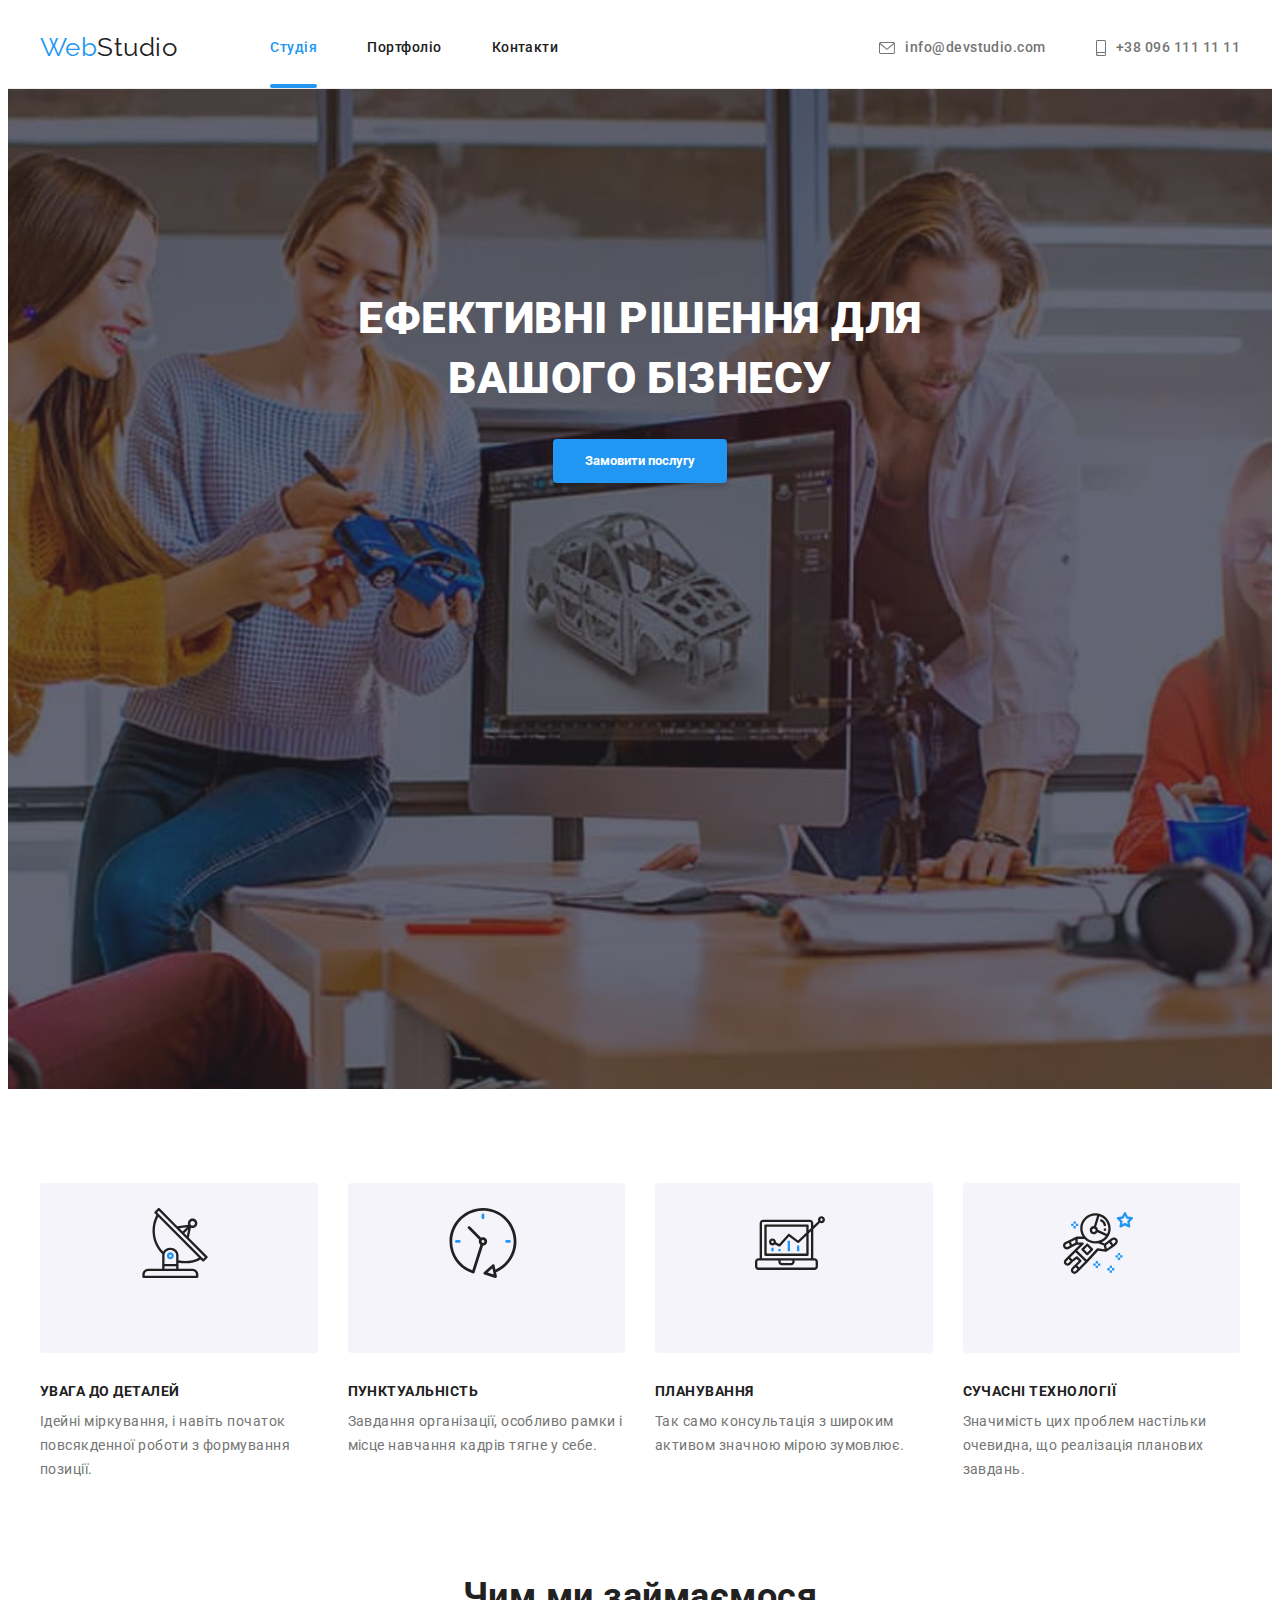
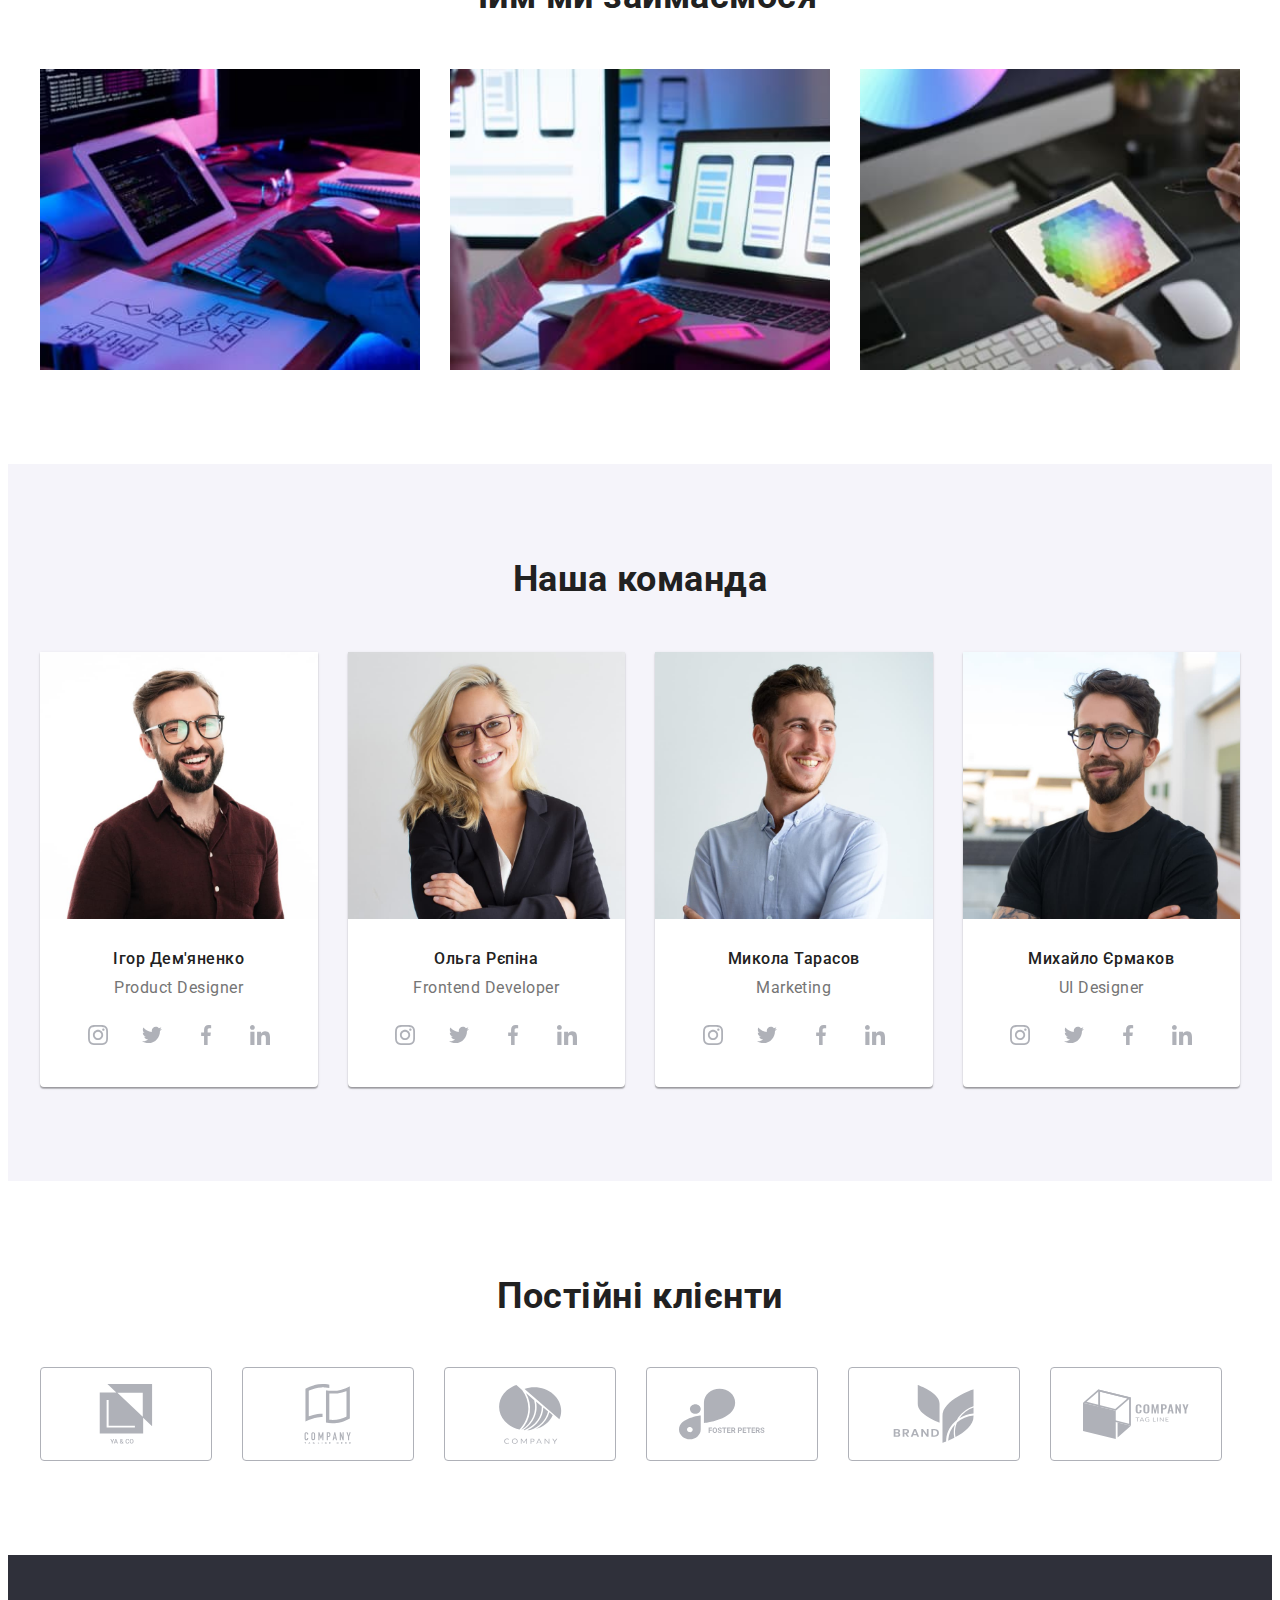
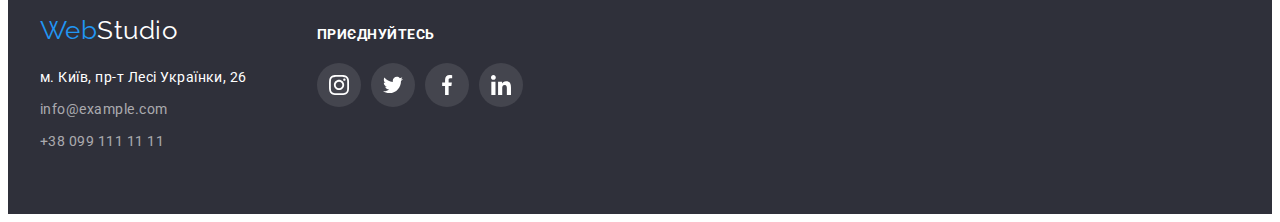
<file: index.html>
<!DOCTYPE html>
<html lang="uk">
  <head>
    <meta charset="UTF-8" />
    <meta http-equiv="X-UA-Compatible" content="IE=edge" />
    <meta name="viewport" content="width=device-width, initial-scale=1.0" />
    <title>Document</title>
    <link href="https://fonts.googleapis.com/css2?family=Raleway:wght@700&family=Roboto:wght@400;500;700;900&display=swap" rel="stylesheet"/>
    <link rel="stylesheet" href="https://cdnjs.cloudflare.com/ajax/libs/modern-normalize/1.1.0/modern-normalize.min.css" integrity="sha512-wpPYUAdjBVSE4KJnH1VR1HeZfpl1ub8YT/NKx4PuQ5NmX2tKuGu6U/JRp5y+Y8XG2tV+wKQpNHVUX03MfMFn9Q==" crossorigin="anonymous" referrerpolicy="no-referrer"/>
    <link rel="stylesheet" href="./css/styles.css" />
  </head>

  <body class="page">
    <!--Шапка сайту-->
    <header class="page-header">
      <div class="container main-nav">
        <a class="nav-logo" href="./index.html">
          <span class="logo-accent">Web</span>Studio</a>

        <nav class="nav">
          <ul class="site-nav list">
            <li class="list-item navigation-item">
              <a class="link current current-page" href="./index.html">Студія</a>
            </li>
            <li class="list-item navigation-item">
              <a class="link " href="./portfolio.html">Портфоліо</a>
            </li>
            <li class="list-item navigation-item">
              <a class="link " href="#">Контакти</a>
            </li>
          </ul>
        </nav>

        <ul class="contacts list">
          <li class="list-item">
            <a class="link contacts-link" href="mailto:info@devstudio.com" aria-label="іконка конверту">
                <svg class="mail"> 
                    <use href="./images/icons.svg#icon-envelope">
                    </use>
                </svg>
              info@devstudio.com
            </a>
          </li>
          <li class="list-item">
            <a class="link contacts-link" href="tel:+380991111111" aria-label="іконка телефону">
                <svg class="phone" > 
                    <use href="./images/icons.svg#icon-smartphone">
                    </use>
                </svg>

                +38 096 111 11 11</a>
          </li>
        </ul>
      </div>
    </header>

    <!-- Головне -->
    <main>
      <!--Ефективні рішення для вашого бізнесу-->
      <section class="section main-section">
        <div class=" container">
          <h1 class="main-title">
            Ефективні рішення для
            <br />
            вашого бізнесу
          </h1>
          <button class="button" type="button" data-modal-open>Замовити послугу</button>
        </div>
      </section>

      <!--Наші переваги-->
      <section class="section advantages nopadding">
        <div class="container">
          <h2 class="section-title visually-hidden">Наші переваги</h2>

          <ul class="advantages-list">
            <li class="list-item">
              <div class="icon-div">
                <svg aria-label="іконка антена" class="svg-item" width="70px" height="70px">
                    <use href="./images/icons.svg#icon-antenna"></use>
                </svg>
              </div>
                <h3 class="name">УВАГА ДО ДЕТАЛЕЙ</h3>
              <p class="desc">
                Ідейні міркування, і навіть початок повсякденної роботи з
                формування позиції.
              </p>
            </li>
            <li class="list-item">
              <div class="icon-div">
                <svg aria-label="шконка годинник" class="svg-item" width="70px" height="70px">
                    <use href="./images/icons.svg#icon-clock"></use>
                </svg>
              </div>
                <h3 class="name">ПУНКТУАЛЬНІСТЬ</h3>
              <p class="desc">
                Завдання організації, особливо рамки і місце навчання кадрів
                тягне у себе.
              </p>
            </li>
            <li class="list-item">
              <div class="icon-div">
                <svg aria-label="іконка діаграма" class="svg-item" width="70px" height="70px">
                    <use href="./images/icons.svg#icon-diagram"></use>
                </svg>
              </div>
                <h3 class="name">ПЛАНУВАННЯ</h3>
              <p class="desc">
                Так само консультація з широким активом значною мірою зумовлює.
              </p>
            </li>
            <li class="list-item">
              <div class="icon-div">
                <svg aria-label="іконка астронавт" class="svg-item" width="70px" height="70px">
                    <use href="./images/icons.svg#icon-astronaut"></use>
                </svg>
              </div>
                <h3 class="name">СУЧАСНІ ТЕХНОЛОГІЇ</h3>
              <p class="desc">
                Значимість цих проблем настільки очевидна, що реалізація
                планових завдань.
              </p>
            </li>
          </ul>
        </div>
      </section>

      <!--Чим ми займаємося-->
      <section class="section whatwedo">
        <div class="container">
          <h2 class="section-title">Чим ми займаємося</h2>
          <ul class="whatwedo-list">
            <li class="list-item">
              <img
                class="img"
                src="./images/img1.jpg"
                alt="Руки печатают на клавиатуре"
                width="370"
                height="294"
              />
            </li>
            <li class="list-item">
              <img
                class="img"
                src="./images/img2.jpg"
                alt="В руках телефон, ноутбук на столе"
                width="370"
                height="294"
              />
            </li>
            <li class="list-item">
              <img
                class="img"
                src="./images/img3.jpg"
                alt="В руках планшет с изображением цветового круга"
                width="370"
                height="294"
              />
            </li>
          </ul>
        </div>
      </section>

      <!--Наша команда-->
      <section class="section team">
        <div class="container">
          <h2 class="section-title">Наша команда</h2>
          <ul class="team-list">
            <li class="list-item">
              <img
                class="img"
                src="./images/img4.jpg"
                alt="Мужчина в рубашке и очках"
                width="270"
                height="260"
              />
              <div class="team-content">
                <h3 class="team-name">Ігор Дем'яненко</h3>
                <p class="team-position" lang="en">Product Designer</p>
                <ul class="social-list">
                    <li class="social-list-item list">
                        <a href="#" class="social-list-link link">
                            <svg aria-label="іконка інстаграма" class="social-list-icon">
                                <use href="./images/icons.svg#icon-instagram"></use>
                            </svg>
                        </a>
                    </li>
                    <li class="social-list-item list">
                        <a href="#" class="social-list-link link">
                            <svg aria-label="іконка твітера" class="social-list-icon">
                                <use href="./images/icons.svg#icon-twitter"></use>
                            </svg>
                        </a>
                    </li>
                    <li class="social-list-item list">
                        <a href="#" class="social-list-link link">
                            <svg aria-label="іконка фейсбука" class="social-list-icon">
                                <use href="./images/icons.svg#icon-facebook"></use>
                            </svg>
                        </a>
                    </li>
                    <li class="social-list-item list">
                        <a href="#" class="social-list-link link">
                            <svg aria-label="іконка линкдина" class="social-list-icon">
                                <use href="./images/icons.svg#icon-linkedin"></use>
                            </svg>
                        </a>
                    </li>
                </ul>
              </div>
            </li>
            <li class="list-item">
              <img
                class="img"
                src="./images/img5.jpg"
                alt="Девушка со светлыми волосами, в очках"
                width="270"
                height="260"
              />
              <div class="team-content">
                <h3 class="team-name">Ольга Рєпіна</h3>
                <p class="team-position" lang="en">Frontend Developer</p>
                <ul class="social-list">
                    <li class="social-list-item list">
                        <a href="#" class="social-list-link link">
                            <svg aria-label="іконка інстаграма" class="social-list-icon">
                                <use href="./images/icons.svg#icon-instagram"></use>
                            </svg>
                        </a>
                    </li>
                    <li class="social-list-item list">
                        <a href="#" class="social-list-link link">
                            <svg aria-label="іконка твітера" class="social-list-icon">
                                <use href="./images/icons.svg#icon-twitter"></use>
                            </svg>
                        </a>
                    </li>
                    <li class="social-list-item list">
                        <a href="#" class="social-list-link link">
                            <svg aria-label="іконка фейсбука" class="social-list-icon">
                                <use href="./images/icons.svg#icon-facebook"></use>
                            </svg>
                        </a>
                    </li>
                    <li class="social-list-item list">
                        <a href="#" class="social-list-link link">
                            <svg aria-label="іконка линкдина" class="social-list-icon">
                                <use href="./images/icons.svg#icon-linkedin"></use>
                            </svg>
                        </a>
                    </li>
                </ul>

              </div>
            </li>
            <li class="list-item">
              <img
                class="img"
                src="./images/img6.jpg"
                alt="Мужчина в светлой рубашке"
                width="270"
                height="260"
              />
              <div class="team-content">
                <h3 class="team-name">Микола Тарасов</h3>
                <p class="team-position" lang="en">Marketing</p>
                <ul class="social-list">
                    <li class="social-list-item list">
                        <a href="#" class="social-list-link link">
                            <svg aria-label="іконка інстаграма" class="social-list-icon">
                                <use href="./images/icons.svg#icon-instagram"></use>
                            </svg>
                        </a>
                    </li>
                    <li class="social-list-item list">
                        <a href="#" class="social-list-link link">
                            <svg aria-label="іконка твітера" class="social-list-icon">
                                <use href="./images/icons.svg#icon-twitter"></use>
                            </svg>
                        </a>
                    </li>
                    <li class="social-list-item list">
                        <a href="#" class="social-list-link link">
                            <svg aria-label="іконка фейсбука" class="social-list-icon">
                                <use href="./images/icons.svg#icon-facebook"></use>
                            </svg>
                        </a>
                    </li>
                    <li class="social-list-item list">
                        <a href="#" class="social-list-link link">
                            <svg aria-label="іконка линкдина" class="social-list-icon">
                                <use href="./images/icons.svg#icon-linkedin"></use>
                            </svg>
                        </a>
                    </li>
                </ul>

              </div>
            </li>
            <li class="list-item">
              <img
                class="img"
                src="./images/img7.jpg"
                alt="Мужчина с бородой, в черной футболке, в очках"
                width="270"
                height="260"
              />
              <div class="team-content">
                <h3 class="team-name">Михайло Єрмаков</h3>
                <p class="team-position" lang="en">UI Designer</p>
                <ul class="social-list">
                    <li class="social-list-item list">
                        <a href="#" class="social-list-link link">
                            <svg aria-label="іконка інстаграма" class="social-list-icon">
                                <use href="./images/icons.svg#icon-instagram"></use>
                            </svg>
                        </a>
                    </li>
                    <li class="social-list-item list">
                        <a href="#" class="social-list-link link">
                            <svg aria-label="іконка твітера" class="social-list-icon">
                                <use href="./images/icons.svg#icon-twitter"></use>
                            </svg>
                        </a>
                    </li>
                    <li class="social-list-item list">
                        <a href="#" class="social-list-link link">
                            <svg aria-label="іконка фейсбука" class="social-list-icon">
                                <use href="./images/icons.svg#icon-facebook"></use>
                            </svg>
                        </a>
                    </li>
                    <li class="social-list-item list">
                        <a href="#" class="social-list-link link">
                            <svg aria-label="іконка линкдина" class="social-list-icon">
                                <use href="./images/icons.svg#icon-linkedin"></use>
                            </svg>
                        </a>
                    </li>
                </ul>
              </div>
            </li>
          </ul>
        </div>
      </section>
      <section class="section clients">
        <div class="container">
          <h2 class="clients-title">Постійні клієнти</h2>
          <ul class="list client-list">
            <li class="client-item">
              <a href="#" class="client-link link">
                <svg aria-label="іконка лого" class="client-logo">
                  <use href="./images/icons.svg#icon-yaco"></use>
                </svg>
              </a>
            </li>
            <li class="client-item">
              <a href="#" class="client-link link">
                <svg aria-label="іконка лого" class="client-logo">
                  <use href="./images/icons.svg#icon-company-tagline-here"></use>
                </svg>
              </a>
            </li>
            <li class="client-item">
              <a href="#" class="client-link link">
                <svg aria-label="іконка лого" class="client-logo">
                  <use href="./images/icons.svg#icon-company"></use>
                </svg>
              </a>
            </li>
            <li class="client-item">
              <a href="#" class="client-link link">
                <svg aria-label="іконка лого" class="client-logo">
                  <use href="./images/icons.svg#icon-foster-peters"></use>
                </svg>
              </a>
            </li>
            <li class="client-item">
              <a href="#" class="client-link link">
                <svg aria-label="іконка лого" class="client-logo">
                  <use href="./images/icons.svg#icon-brand"></use>
                </svg>
              </a>
            </li>
            <li class="client-item">
              <a href="#" class="client-link link">
                <svg aria-label="іконка лого" class="client-logo">
                  <use href="./images/icons.svg#icon-company-tag-line"></use>
                </svg>
              </a>
            </li>
          </ul>
        </div>
      </section>
    </main>

    <!-- Підвал -->
    <footer class="page-footer">
    <div class="container footer-container">
      <div class="logo-address">
        <a class="footer-logo" href="./index.html">
          <span class="logo-accent">Web</span>Studio</a>
        <address class="contacts-address">
          <ul class="list">
            <li class="list-item">
              <a
                class="link map"
                href="https://goo.gl/maps/CPtrU1FHBa2aNyZL9"
                target="_blank"
                rel="noopener noreferrer"
              >
                м. Київ, пр-т Лесі Українки, 26
              </a>
            </li>
            <li class="list-item">
              <a class="link contact" href="mailto:info@example.com">
                info@example.com
              </a>
            </li>
            <li class="list-item">
              <a class="link contact" href="tel:+380991111111">
                +38 099 111 11 11
              </a>
            </li>
          </ul>
        </address>
      </div>
      <div class="join">
        <p class="social-list-title">приєднуйтесь</p>
        <ul class="social-list list">
          <li class="social-list-item">
            <a href="#" class="social-list-link footer-link link">
              <svg aria-label="іконка інстаграму" class="social-list-icon footer-icon">
                <use href="./images/icons.svg#icon-instagram"></use>
              </svg>
            </a>
          </li>
          <li class="social-list-item">
            <a href="#" class="social-list-link footer-link link">
              <svg aria-label="іконка твітеру" class="social-list-icon footer-icon">
                <use href="./images/icons.svg#icon-twitter"></use>
              </svg>
            </a>
          </li>
          <li class="social-list-item">
            <a href="#" class="social-list-link footer-link link">
              <svg aria-label="іконка фейсбука" class="social-list-icon footer-icon">
                <use href="./images/icons.svg#icon-facebook"></use>
              </svg>
            </a>
          </li>
          <li class="social-list-item">
            <a href="#" class="social-list-link footer-link link">
              <svg aria-label="іконка лінкедіну" class="social-list-icon footer-icon">
                <use href="./images/icons.svg#icon-linkedin"></use>
              </svg>
            </a>
          </li>
        </ul>
      </div>
    
    </div>
    </footer>

    <div class="backdrop is-hidden"  data-modal>
      <div class="modal">
        <button type="button" class="modal-close-button" data-modal-close>
          <svg class="modal-close-icon">
            <use class="close-icon" href="./images/icons.svg#icon-close-btn"></use>
          </svg>
        </button>
      </div>
    </div>
    <script src="./js/modal.js"></script>
  </body>
</html>
</file>
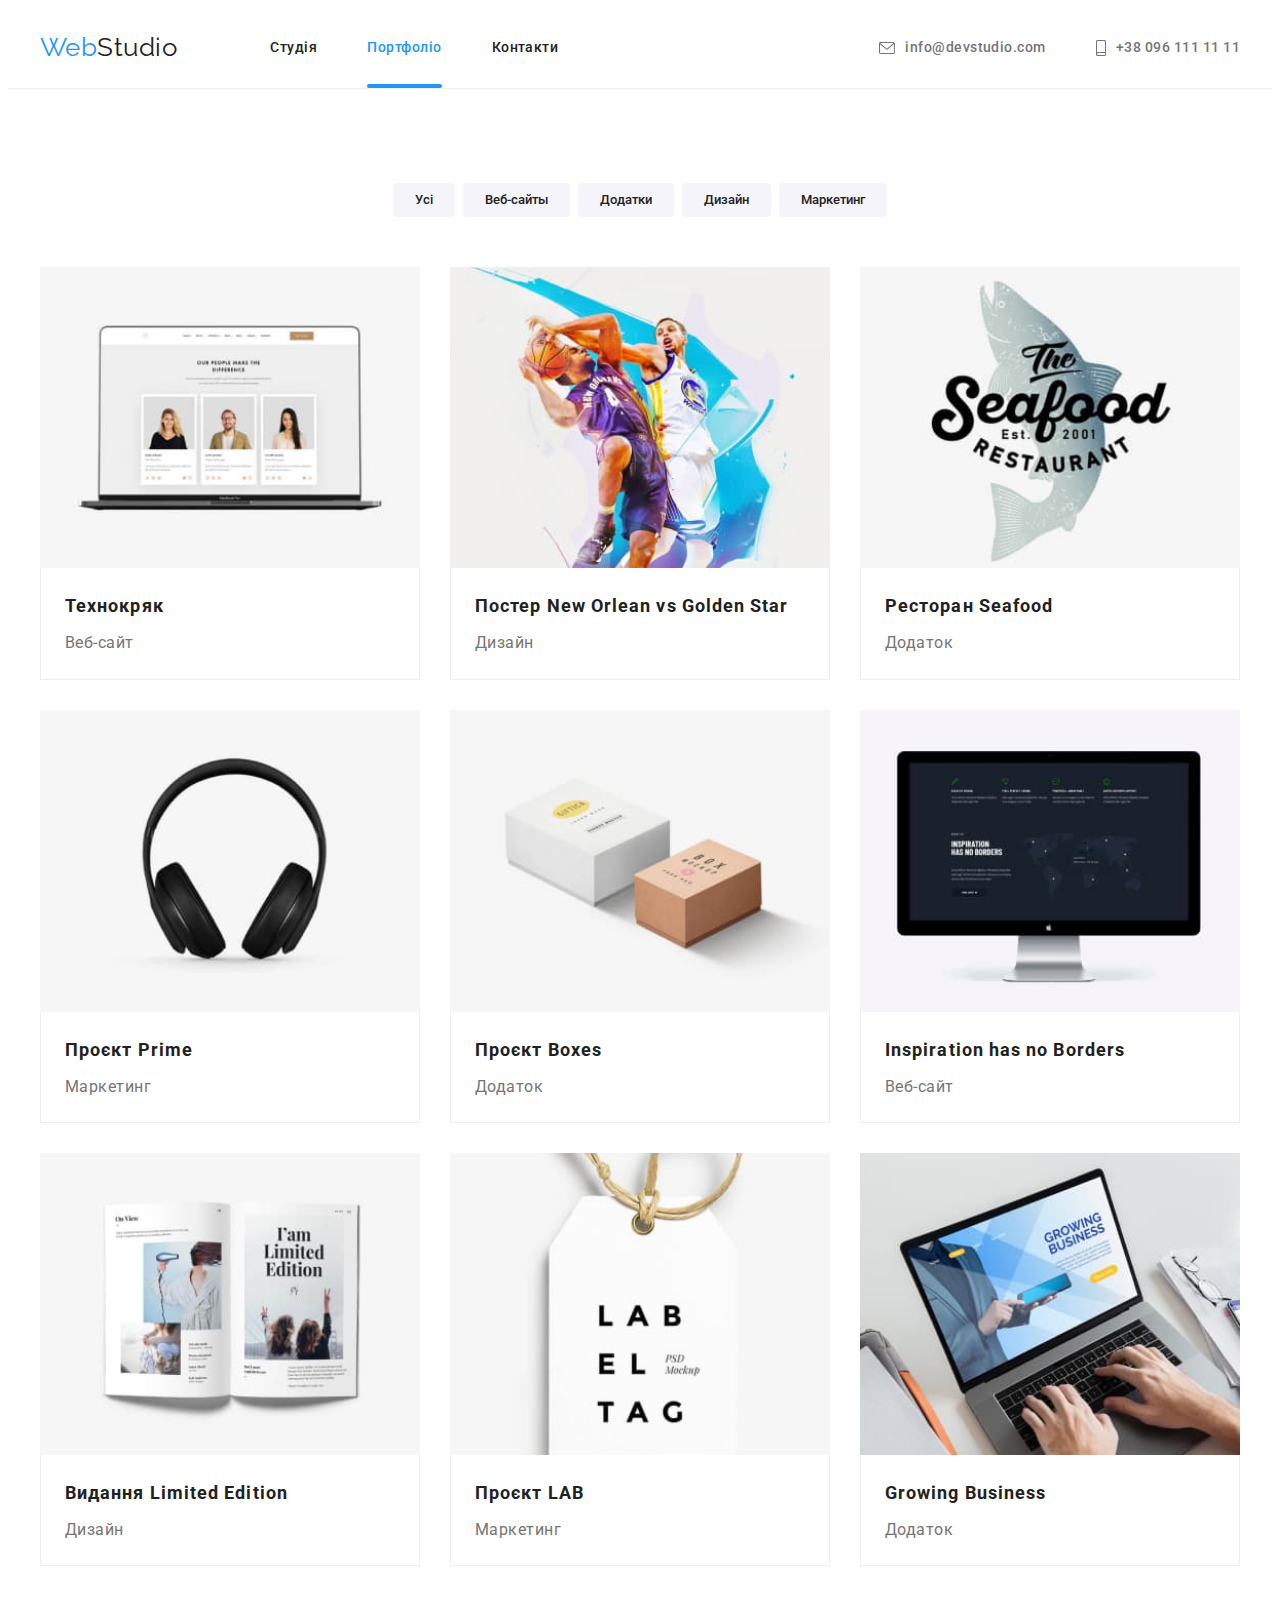
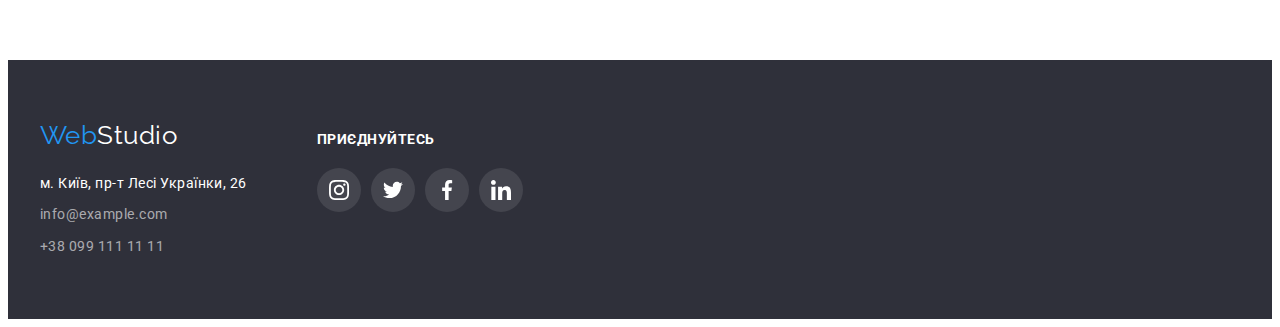
<file: portfolio.html>
<!DOCTYPE html>
<html lang="uk">
<head>
    <meta charset="UTF-8">
    <meta http-equiv="X-UA-Compatible" content="IE=edge">
    <meta name="viewport" content="width=device-width, initial-scale=1.0">
    <title>Document</title>
    <link 
        href="https://fonts.googleapis.com/css2?family=Raleway:wght@700&family=Roboto:wght@400;500;700;900&display=swap" 
        rel="stylesheet">
    <link rel="stylesheet" href="https://cdnjs.cloudflare.com/ajax/libs/modern-normalize/1.1.0/modern-normalize.min.css" integrity="sha512-wpPYUAdjBVSE4KJnH1VR1HeZfpl1ub8YT/NKx4PuQ5NmX2tKuGu6U/JRp5y+Y8XG2tV+wKQpNHVUX03MfMFn9Q==" crossorigin="anonymous" referrerpolicy="no-referrer" />
    <link rel="stylesheet" href="./css/styles.css">
</head>
<body>


    <!--Шапка сайту-->
    <header class="page-header">
        <div class="container main-nav">
          <a class="nav-logo" href="./index.html">
            <span class="logo-accent">Web</span>Studio</a>
  
          <nav class="nav">
            <ul class="site-nav list navigation-item">
              <li class="list-item">
                <a class="link" href="./index.html">Студія</a>
              </li>
              <li class="list-item">
                <a class="link current current-page" href="./portfolio.html">Портфоліо</a>
              </li>
              <li class="list-item">
                <a class="link" href="#">Контакти</a>
              </li>
            </ul>
          </nav>
  
          <ul class="contacts list">
            <li class="list-item">
              <a class="link contacts-link" href="mailto:info@devstudio.com" aria-label="іконка конверту">
                  <svg class="mail"> 
                      <use href="./images/icons.svg#icon-envelope">
                      </use>
                  </svg>
                info@devstudio.com
              </a>
            </li>
            <li class="list-item">
              <a class="link contacts-link" href="tel:+380991111111" aria-label="іконка телефону">
                  <svg class="phone" > 
                      <use href="./images/icons.svg#icon-smartphone">
                      </use>
                  </svg>
  
                  +38 096 111 11 11</a>
            </li>
          </ul>
        </div>
      </header>
  


<main>
<!-- Проєкти -->

    <section class="section">
        <div class="container">
            <h1 class="section-title visually-hidden"> Проєкти </h1>

        <ul class="filters-list">
            <li class="list-item">
                <button class="button">Усі</button>
            </li>
            <li class="list-item">
                <button class="button">Веб-сайты</button>
            </li>
            <li class="list-item">
                <button class="button">Додатки</button>
            </li>
            <li class="list-item">
                <button class="button">Дизайн</button>
            </li>
            <li class="list-item">
                <button class="button">Маркетинг</button>
            </li>
        </ul>
        
        <ul class="projects-list">
            <li class="list-item">
                <a class="project-link link" href="#">
                    <div class="project-link-wrapper">                    
                      <img src="./images/card1.jpg" alt="ноутбук" width="370" height="294">
                      <p class="overlay">
                        Ресурс пропонує комплексні пропозиції з різним рівнем функціоналу та сервісів. Все це дозволить відвідувачу отримати вичерпні відомості про компанію чи приватну особу.
                      </p>
                    </div>
                    <div class="projects-contant">
                        <h2 class="name">Технокряк</h2>
                        <p class="text">Веб-сайт</p>
                    </div>
                </a> 
            </li>
            <li class="list-item">
                <a class="project-link link" href="#">    
                    <div class="project-link-wrapper">                    
                      <img src="./images/card2.jpg" alt="спортсмены" width="370" height="294">
                      <p class="overlay">
                        Ресурс пропонує комплексні пропозиції з різним рівнем функціоналу та сервісів. Все це дозволить відвідувачу отримати вичерпні відомості про компанію чи приватну особу.
                      </p>
                    </div>          
                    <div class="projects-contant">
                        <h2 class="name">Постер New Orlean vs Golden Star</h2>
                        <p class="text">Дизайн</p>
                    </div>
                </a>
            </li>
            <li class="list-item">
                <a class="project-link link" href="#">
                    <div class="project-link-wrapper">                    
                      <img src="./images/card3.jpg" alt="рыба и логотип" width="370" height="294">
                      <p class="overlay">
                        Ресурс пропонує комплексні пропозиції з різним рівнем функціоналу та сервісів. Все це дозволить відвідувачу отримати вичерпні відомості про компанію чи приватну особу.
                      </p>
                    </div>          
                    <div class="projects-contant">
                        <h2 class="name">Ресторан Seafood</h2>
                        <p class="text">Додаток</p>
                    </div>
                </a>
            </li>
            <li class="list-item">
                <a class="project-link link" href="#">
                    <div class="project-link-wrapper">                    
                      <img src="./images/card4.jpg" alt="наушники" width="370" height="294">
                      <p class="overlay">
                        Ресурс пропонує комплексні пропозиції з різним рівнем функціоналу та сервісів. Все це дозволить відвідувачу отримати вичерпні відомості про компанію чи приватну особу.
                      </p>
                    </div>          
                    <div class="projects-contant">
                        <h2 class="name">Проєкт Prime</h2>
                        <p class="text">Маркетинг</p>
                    </div>
                </a>                
            </li>
            <li class="list-item">
                <a class="project-link link" href="#">
                    <div class="project-link-wrapper">                    
                      <img src="./images/card5.jpg" alt="две коробки" width="370" height="294">
                      <p class="overlay">
                        Ресурс пропонує комплексні пропозиції з різним рівнем функціоналу та сервісів. Все це дозволить відвідувачу отримати вичерпні відомості про компанію чи приватну особу.
                      </p>
                    </div>          

                    <div class="projects-contant">
                        <h2 class="name">Проєкт Boxes</h2>
                        <p class="text">Додаток</p>
                    </div>
                </a>                
            </li>
            <li class="list-item">
                <a class="project-link link" href="#">
                    <div class="project-link-wrapper">                    
                      <img src="./images/card6.jpg" alt="монитор компьютера" width="370" height="294">
                      <p class="overlay">
                        Ресурс пропонує комплексні пропозиції з різним рівнем функціоналу та сервісів. Все це дозволить відвідувачу отримати вичерпні відомості про компанію чи приватну особу.
                      </p>
                    </div>          

                    <div class="projects-contant">
                        <h2 class="name" lang="en">Inspiration has no Borders</h2>
                        <p class="text">Веб-сайт</p>
                    </div>
                </a>                
            </li>
            <li class="list-item">
                <a class="project-link link" href="#">
                    <div class="project-link-wrapper">                    
                      <img src="./images/card7.jpg" alt="открытая книга" width="370" height="294">
                      <p class="overlay">
                        Ресурс пропонує комплексні пропозиції з різним рівнем функціоналу та сервісів. Все це дозволить відвідувачу отримати вичерпні відомості про компанію чи приватну особу.
                      </p>
                    </div>          

                    <div class="projects-contant">
                        <h2 class="name">Видання Limited Edition</h2>
                        <p class="text">Дизайн</p>
                    </div>
                </a>
                
            </li>
            <li class="list-item">
                <a class="project-link link" href="#">
                    <div class="project-link-wrapper">                    
                      <img src="./images/card8.jpg" alt="этикетка-ценник" width="370" height="294">
                      <p class="overlay">
                        Ресурс пропонує комплексні пропозиції з різним рівнем функціоналу та сервісів. Все це дозволить відвідувачу отримати вичерпні відомості про компанію чи приватну особу.
                      </p>
                    </div>          

                    <div class="projects-contant">
                        <h2 class="name">Проєкт LAB</h2>
                        <p class="text">Маркетинг</p>
                    </div>
                </a>                
            </li>
            <li class="list-item">
                <a class="project-link link" href="#">
                    <div class="project-link-wrapper">                    
                      <img src="./images/card9.jpg" alt="руи печатают на клавиатуре ноутбука" width="370" height="294">
                      <p class="overlay">
                        Ресурс пропонує комплексні пропозиції з різним рівнем функціоналу та сервісів. Все це дозволить відвідувачу отримати вичерпні відомості про компанію чи приватну особу.
                      </p>
                    </div>          

                    <div class="projects-contant">
                        <h2 class="name" lang="en">Growing Business</h2>
                        <p class="text">Додаток</p>
                    </div>
                </a>                
            </li>
        </ul>
        </div>
    </section>

</main>


    <!-- Підвал -->
    <footer class="page-footer">
      <div class="container footer-container">
        <div class="logo-address">
          <a class="footer-logo" href="./index.html">
            <span class="logo-accent">Web</span>Studio</a>
          <address class="contacts-address">
            <ul class="list">
              <li class="list-item">
                <a
                  class="link map"
                  href="https://goo.gl/maps/CPtrU1FHBa2aNyZL9"
                  target="_blank"
                  rel="noopener noreferrer"
                >
                  м. Київ, пр-т Лесі Українки, 26
                </a>
              </li>
              <li class="list-item">
                <a class="link contact" href="mailto:info@example.com">
                  info@example.com
                </a>
              </li>
              <li class="list-item">
                <a class="link contact" href="tel:+380991111111">
                  +38 099 111 11 11
                </a>
              </li>
            </ul>
          </address>
        </div>
        <div class="join">
          <p class="social-list-title">приєднуйтесь</p>
          <ul class="social-list list">
            <li class="social-list-item">
              <a href="#" class="social-list-link footer-link link">
                <svg aria-label="іконка інстаграму" class="social-list-icon footer-icon">
                  <use href="./images/icons.svg#icon-instagram"></use>
                </svg>
              </a>
            </li>
            <li class="social-list-item">
              <a href="#" class="social-list-link footer-link link">
                <svg aria-label="іконка твітеру" class="social-list-icon footer-icon">
                  <use href="./images/icons.svg#icon-twitter"></use>
                </svg>
              </a>
            </li>
            <li class="social-list-item">
              <a href="#" class="social-list-link footer-link link">
                <svg aria-label="іконка фейсбука" class="social-list-icon footer-icon">
                  <use href="./images/icons.svg#icon-facebook"></use>
                </svg>
              </a>
            </li>
            <li class="social-list-item">
              <a href="#" class="social-list-link footer-link link">
                <svg aria-label="іконка лінкедіну" class="social-list-icon footer-icon">
                  <use href="./images/icons.svg#icon-linkedin"></use>
                </svg>
              </a>
            </li>
          </ul>
        </div>
      
      </div>
      </footer>
</body>
</html>
</file>
<file: css/styles.css>
/* Загальні налаштування */
:root {
  --primary-text-color: #757575;
  --title-text-color: #212121;
  --accent-color: #2196f3;
  --white-color: #ffffff;
  --white-color-transparent: rgba(255, 255, 255, 0.6);
  --primary-bg-color: #ffffff;
  --secondary-bg-color: #2f303a;
  --tertiary-bg-color: #f5f4fa;
  --boarder-color: #eeeeee;
  --header-border-color: #ececec;
  --icon-color:#AFB1B8;
  --overlay-color: #2196F3;

}

body {
  background-color: var(--white-color);
  color: var(--title-text-color);

  font-family: Roboto, sans-serif;
  letter-spacing: 0.03em;
}
h1,
h2,
h3,
h4,
h5,
h6,
p {
  margin-top: 0;
  margin-bottom: 0;
}

ul {
  list-style: none;
  margin: 0;
  padding: 0;
}

img {
  display: block;
  width: 100%;
  height: auto;
}

button {
  display: block;
  margin: 0 auto;
  cursor: pointer;
  border: none;
  border-radius: 4px;
}

.container {
  width: 1200px;
  margin: 0 auto;
  padding: 0 15px;
}

.section {
  padding-top: 94px;
  padding-bottom: 94px;
}

.section.nopadding {
  padding-bottom: 0;
}


/* Шапка сайту */

.page-header {
  border-bottom: 1px solid var(--header-border-color);
}

.page-header .main-nav {
  display: flex;
  align-items: center;
  justify-content: start;
}

/* Лого */

.logo-accent {
  color: var(--accent-color);
  font-family: Raleway, sans-serif;
  font-size: 26px;
  line-height: 1.2;
  text-decoration: none;
}

.nav-logo {
  padding-top: 24px;
  padding-bottom: 25px;

  color: var(--title-text-color);
  font-family: Raleway, sans-serif;
  font-size: 26px;
  line-height: 1.2;
  text-decoration: none;
}

/* Посилання */
/* Підкреслення знизу */

.nav {
  margin-left: 93px;
}


.site-nav.list .link.current {
  color: var(--accent-color);
}

.current-studio {
  width: 48px;
  height: 48px;
}

/* ========================================================= */

.current-page {
  position: relative;
}

.current-page::after {
  justify-content: center;
  position: absolute;
  left: 0;
  bottom: 0;
  
  content: '';
  display: block;
  width: 100%;
  height: 4px;

  background-color: var(--accent-color);
  border-radius: 2px;
}

/* 
.navigation-item {
  position: relative;
} 
.current-studio {
  width: 48px;
  height: 48px;
}

.current-studio::after,
.current-portfolio::after {
  justify-content: center;
  position: absolute;
  content: '';
  display: block;
  top: 44px;
  left:-2px;
  height: 4px;
  background: var(--accent-color);
  border-radius: 2px;
}

.current-studio::after {
  width: 48px;
}

.current-portfolio::after {
  width: 78px;
} 
*/

/* ===================================================== */

/* .site-nav.list .link.current::after {
  content: '';
  display: block;
  width: 100%;
  height: 5px;

  position: absolute;
  left: 0;
  bottom: 0;
  background-color: var(--accent-color);
  box-shadow: 0px 4px 4px var(--shadow-color);
  border-radius: 2px;
  
  display: none;
} */

.site-nav.list {
  display: flex;
}

.site-nav .list-item + .list-item {
  margin-left: 50px;
}

.site-nav.list .link {
  display: block;
  color: var(--title-text-color);

  font-weight: 500;
  font-size: 14px;
  line-height: 1.14;
  text-decoration: none;

  padding-top: 32px;
  padding-bottom: 32px;

  transition: color 250ms cubic-bezier(0.4, 0, 0.2, 1);
}

.contacts.list {
  display: flex;
  margin-left: auto;
  align-items: center;
}



.contacts.list .link {
  display: block;
  padding-top: 32px;
  padding-bottom: 32px;
  transition: color 250ms cubic-bezier(0.4, 0, 0.2, 1);
}

.contacts.list .contacts-link {
    display: flex;
    align-items: center;
}


.contacts.list .list-item + .list-item {
  margin-left: 50px;
}

.mail {
    width: 16px;
    height: 12px;
    margin-right: 10px;
    fill: currentColor;

}

.phone {
    width: 10px;
    height: 16px;
    margin-right: 10px;
    fill: currentColor;

}


/* 
.site-nav.list {
    display: flex;
}

ВАРІАНТИ ЗАДАННЯ ВІДСТУПІВ
1.
.site-nav .list-item + .list-item {
    margin-left: 50px;
}

2.
.site-nav .list-item {
    margin-right: 50px;
}
.site-nav .list-item:last-child {
    margin-right: 0;
}

3.
.site-nav .list-item:not(last-child) {
    margin-right: 50px;

4. КАЖДОМУ 3-МУ НЕ ДАВАТЬ MARGIN-rigdt и последним 3-м элементам не давать MARGIN-bottom:
.projects-list .list-item {
    width: 370px;
    margin-right: 30px;
    margin-bottom: 30px;
}

.projects-list .list-item:nth-child(3n) {
    margin-right: 0px;
}   

.projects-list .list-item:nth-last-child(-n + 3) {
    margin-bottom: 0px;
}   

    - - Альтернатива - -
.projects-list .list-item:not(:nth-child(3n)) {
    margin-right: 30px;
}   

.projects-list .list-item:not(:nth-last-child(-n + 3)) {
    margin-bottom: 30px;
}   


5.
CALC - 
calc ((100% - кол-во маржинов в строке * значение маржина) / кол-во элементов в строке

.projects-list .list-item {
    width: calc((100% - 60px) / 3);
    margin-right: 30px;
}

.projects-list .list-item:nth-child(3n) {
    margin-right: 0;
}



*/

.contacts .link {
  color: var(--primary-text-color);

  font-weight: 500;
  font-size: 14px;
  line-height: 1.14;
  text-decoration: none;

  transition: color 250ms cubic-bezier(0.4, 0, 0.2, 1);
}

.site-nav .link:hover,
.site-nav .link:focus {
  color: var(--accent-color);

  font-weight: 500;
  font-size: 14px;
  line-height: 1.14;
  text-decoration: none;
}

.contacts .link:hover,
.contacts .link:focus {
  color: var(--accent-color);

  font-weight: 500;
  font-size: 14px;
  line-height: 1.14;
  text-decoration: none;
}



.icon {
    text-decoration: none;
    color:inherit;
}

/* Головне */

/* Секція: Ефективні рішення для вашого бізнесу */
.section.main-section {
  padding: 200px 0;

  background-color: var(--secondary-bg-color);
  text-align: center;
  margin-top: 0;

  max-width: 1600px;
  height: 600px;
  margin-left: auto;
  margin-right: auto;
  background-image: linear-gradient(
      to right,
      rgba(47, 48, 58, 0.4),
      rgba(47, 48, 58, 0.4)
    ),
    url(../images/img-background.jpg);
  background-repeat: no-repeat;
  background-size: cover;
  background-position: center;
}

/* .main-section {
    padding-top: 200px;
    padding-bottom: 200px;

    background-color: var(--secondary-bg-color);
    text-align: center;
    margin-top: 0;

} */

/* Overlay
          .overlay {
            min-width: 1600px;
            height: 600px;
            margin-left: auto;
            margin-right: auto;
            background-image: url(../images/img-background.jpg);
            background-size: cover;
            background-repeat: no-repeat;
            background-position: center;

          }
 */
.main-title {
  margin: 0 auto;
  width: 695px;
  margin-bottom: 30px;

  color: var(--white-color);
  font-weight: 900;
  font-size: 44px;
  line-height: 1.36;

  text-align: center;
  text-transform: uppercase;
}

/* Кнопка */

.main-section .button {
  margin: 0;
  display: inline-block;
  color: var(--white-color);
  background-color: var(--accent-color);
  font-weight: 700;
  line-height: 1.8;
  font-family: inherit;
  cursor: pointer;

  padding: 10px 32px;
  box-shadow: 0px 4px 4px rgba(0, 0, 0, 0.15);
  border: none;
  border-radius: 4px;

}


/* Заголовки секцій */
.section-title {
  color: var(--title-text-color);
  font-weight: 700;
  font-size: 36px;
  line-height: 1.2;
  text-align: center;
}

.visually-hidden {
  position: absolute;
  width: 1px;
  height: 1px;
  margin: -1px;
  border: 0;
  padding: 0;
  white-space: nowrap;
  clip-path: inset(100%);
  clip: rect(0 0 0 0);
  overflow: hidden;
}

/* Секція: Наші переваги */

.advantages-section {
}

.advantages-list {
  display: flex;
}

.advantages-list .list-item {
  width: calc((100% - 90px) / 4);
  margin-right: 30px;
}

.icon-div {
    height: 120px;
    padding: 25px 100px;
    background-color: var(--tertiary-bg-color);
    margin-bottom: 30px;
    border-radius: 4px;


}

.svg-item {
    display: block;
    width: 70px;
    height: 70px;
    
}

/* Еще вариант: 
    .advantages-list .list-item:nth-child(1)::before{
    background-image: url(); 
    }
    .advantages-list .list-item:nth-child(2)::before{
    background-image: url(); 
    }
*/

.advantages-list .list-item:nth-child(4n) {
  margin-right: 0;
}

.advantages-list .name {
  color: var(--title-text-color);
  font-weight: 700;
  font-size: 14px;
  line-height: 1.2;
  text-transform: uppercase;
}

.advantages-list .desc {
  margin-top: 10px;
  margin-bottom: 0;

  color: var(--primary-text-color);
  font-size: 14px;
  line-height: 1.7;
}

/* Секція: Чим ми займаємося */

.section-title {
  margin-bottom: 50px;
}

.whatwedo-list {
  display: flex;
  justify-content: center;
}

.whatwedo-list .list-item {
  width: calc((100% - 60px) / 3);
  margin-right: 30px;
}
.whatwedo-list .list-item:nth-child(3n) {
  margin-right: 0;
}

/* Секція: Наша команда */

.section.team {
  background-color: var(--tertiary-bg-color);
}

.team-list {
  display: flex;
}

.team-list .list-item {
  width: calc((100% - 90px) / 4);
  margin-right: 30px;
}
.team-list .list-item:nth-child(4n) {
  margin-right: 0;
}

.section.team .list-item {
  background-color: var(--white-color);

  box-shadow: 0px 1px 3px rgba(0, 0, 0, 0.12), 0px 1px 1px rgba(0, 0, 0, 0.14),
    0px 2px 1px rgba(0, 0, 0, 0.2);
  border-radius: 0px 0px 4px 4px;
}

.team-name {
  color: var(--title-text-color);
  font-weight: 500;
  font-size: 16px;
  line-height: 1.2;
  text-align: center;

  margin-bottom: 10px;
}

.team-position {
  color: var(--primary-text-color);
  line-height: 1.19;
  text-align: center;
  margin-bottom: 16px;
}

.team-content {
  padding-top: 30px;
  padding-bottom: 30px;
  padding-left: auto;
  padding-right: auto;
}

.social-list {
    display: flex;
    justify-content: center;
    column-gap: 10px;

}

.social-list-link {
    display: flex;
    align-items: center;
    justify-content: center;
    width: 44px;
    height: 44px;
    border-radius: 50%;
    color: var(--icon-color);
    transition: color 250ms cubic-bezier(0.4, 0, 0.2, 1), background-color 250ms cubic-bezier(0.4, 0, 0.2, 1);
}

.social-list-icon {
    width: 20px;
    height: 20px;
    fill: currentColor;
}

.social-list-link:hover,
.social-list-link:focus {
    background-color: var(--accent-color);
    color: var(--white-color);
}

/* Секція "Постійні клієнти" */


.client-link {
    width: 170px;
    height: 92px;
    display: flex;
    justify-content: center;
    align-items: center;
    border: 1px solid var(--icon-color);
    border-radius: 4px;
    background-color: var(--common-white);
    color: var(--icon-color);
    transition: color 250ms cubic-bezier(0.4, 0, 0.2, 1), boarder 250ms cubic-bezier(0.4, 0, 0.2, 1);
}

.clients-title {
    text-align: center;
    font-size: 36px;
    line-height: 1.17;
    margin-bottom: 50px;
}

.client-list {
    display: flex;
    gap:30px;
}

.client-logo {
    width: 106px;
    height: 60px;
    fill: currentColor;
}

.client-link:hover,
.client-link:focus {
    border-color: var(--accent-color);
    color: var(--accent-color);
}

/* Підвал */

.footer-logo {
  display: block;
  margin-bottom: 20px;

  color: var(--white-color);
  font-family: Raleway, sans-serif;
  font-size: 26px;
  line-height: 1.2;
  text-decoration: none;
}

.page-footer {
  background-color: var(--secondary-bg-color);
  padding: 60px 0px 60px 0px;
}

/* Посилання. Підвал*/

address {
  font-style: normal;
}

.contacts-address .list-item + .list-item {
  margin-top: 8px;
}

.contacts-address .link.map {
  color: var(--white-color);
  font-size: 14px;
  line-height: 1.7;
  text-decoration: none;
  transition: color 250ms cubic-bezier(0.4, 0, 0.2, 1);
}

.contacts-address .link.map:hover,
.contacts-address .link.map:focus {
  color: var(--accent-color);
  font-size: 14px;
  line-height: 1.7;
}

.contacts-address .link.contact {
  color: var(--white-color-transparent);
  font-size: 14px;
  line-height: 1.7;
  text-decoration: none;
  transition: color 250ms cubic-bezier(0.4, 0, 0.2, 1);
}

.contacts-address .link.contact:hover,
.contacts-address .link.contact:focus {
  color: var(--accent-color);
  font-size: 14px;
  line-height: 1.7;
}

/*  "Приєднуйтесь" Соціальні мережі в футері */

.social-list-title {
    color: var(--white-color);
    font-weight: 700;
    font-size: 14px;
    line-height: 1.2;
    text-transform: uppercase;
    margin-bottom: 20px;
}


.footer-container {
    display: flex;
    align-items: baseline;
}


.footer-link {
    background: rgba(255, 255, 255, 0.1);;
}

.footer-icon {
    fill: var(--white-color);
}

.logo-address {
    margin-right: 70px;
}

/* 
.social-media.list-item {
    display: inline-block;
    height: 44px;
    width: 44px;
    background-color: rgba(255, 255, 255, 0.1);
    background-size: 20px;
    background-repeat: no-repeat;
    background-position: center;
    border-radius: 50%;

}

.social-media.list-item:hover {
    background-color: var(--accent-color);
}

.join-us.title {
    color: var(--white-color);
    font-weight: 700;
    font-size: 14px;
    line-height: 1.2;
    text-transform: uppercase;
    margin-bottom: 20px;
}
 */

/* Портфоліо */
.filters-list {
  display: flex;
  justify-content: center;
  margin-bottom: 50px;
}

.filters-list .list-item + .list-item {
  margin-left: 8px;
}

.filters-list .button {
  display: inline-block;
  color: var(--title-text-color);
  background-color: var(--tertiary-bg-color);
  font-weight: 500;
  line-height: 1.6;
  text-align: center;
  font-family: inherit;
  cursor: pointer;

  padding: 6px 22px;
  border: none;
  border-radius: 4px;
  transition: color 250ms cubic-bezier(0.4, 0, 0.2, 1),background-color 250ms cubic-bezier(0.4, 0, 0.2, 1),box-shadow 250ms cubic-bezier(0.4, 0, 0.2, 1);
}

.filters-list .button:hover,
.filters-list .button:focus {
  color: var(--white-color);
  background-color: var(--accent-color);
  font-family: inherit;

  padding: 6px 22px;
  border: none;
  border-radius: 4px;
  box-shadow: 0px 3px 1px rgba(0, 0, 0, 0.1), 0px 1px 2px rgba(0, 0, 0, 0.08),
    0px 2px 2px rgba(0, 0, 0, 0.12);
}

.projects-list {
  display: flex;
  flex-wrap: wrap;
  margin-left: -30px;
  margin-top: -30px;
}

.projects-list .list-item {
  flex-basis: calc(100% / 3 - 30px);
  margin-left: 30px;
  margin-top: 30px;
}
/* 
.projects-list .list-item {
    width: calc((100% - 60px) / 3);
    margin-right: 30px;
}

.projects-list .list-item:nth-child(3n) {
    margin-right: 0;
}
.projects-list .list-item:not(:nth-last-child(-n + 3)) {
    margin-bottom: 30px;
}    */


.project-link {
    display: block;
    text-decoration: none;
} 

.project-link:hover,
.project-link:focus {
    box-shadow: 0px 1px 1px rgba(0, 0, 0, 0.12), 0px 4px 4px rgba(0, 0, 0, 0.06), 1px 4px 6px rgba(0, 0, 0, 0.16);
}

.projects-list .name {
  color: var(--title-text-color);
  font-weight: 700;
  font-size: 18px;
  line-height: 2;
  letter-spacing: 0.06em;
}

.projects-list .text {
  margin-top: 4px;
  margin-bottom: 0;
  color: var(--primary-text-color);
  line-height: 1.9;
}

.projects-contant {
  padding-top: 20px;
  padding-bottom: 20px;
  padding-left: 24px;
  padding-right: 24px;

  border: 1px solid var(--boarder-color);
  border-top: 0;
}

.project-link-wrapper {
  position: relative;
  overflow: hidden;
}

.overlay {
  position: absolute;
  top: 0;
  left:0;
  width: 100%;
  height: 100%;
  padding: 63px 24px;

  font-size: 18px;
  line-height: 1.56;
  letter-spacing: 0.03em;

  color: var(--white-color);
  background: var(--overlay-color);
  overflow-y: scroll;
  transform: translateY(100%);
  transition: transform 250ms cubic-bezier(0.4, 0, 0.2, 1);
}

.project-link:hover .overlay,
.project-link:focus .overlay {
  transform: translateY(0%);
}



.backdrop {
  position: fixed;
  top: 0;
  left: 0;
  z-index: 100;
  width: 100%;
  height: 100%;
  transform:scaleX(1.0);
  background: rgba(0, 0, 0, 0.2);
  transition: opacity 800ms cubic-bezier(0.4, 0, 0.2, 1), visibility 800ms cubic-bezier(0.4, 0, 0.2, 1), transform 400ms cubic-bezier(.24,.17,.85,.63);
}

.backdrop.is-hidden {
  visibility: hidden;
  opacity: 0;
  pointer-events: none;
  transform: scaleX(0.2);
}

.modal {
  position: absolute;
  top: 50%;
  left: 50%;
  transform: translate(-50%,-50%);
  width: 528px;
  height: 581px;
  background-color: var(--white-color);
  box-shadow: 0px 1px 3px rgba(0, 0, 0, 0.12), 0px 1px 1px rgba(0, 0, 0, 0.14), 0px 2px 1px rgba(0, 0, 0, 0.2);
  border-radius: 4px;
  
}

.modal-close-icon {
  width: 18px;
  height: 18px;
}

.modal-close-button {
  position: absolute;
  top: 8px;
  right: 8px;
  display: flex;
  justify-content: center;
  align-items: center;
  width: 30px;
  height: 30px;
  border-radius: 50%;
  background-color: transparent;
  border: 1px solid rgba(0,0,0,0.1);
  padding: 0;
  margin: 0;
  cursor: pointer;

}
</file>
